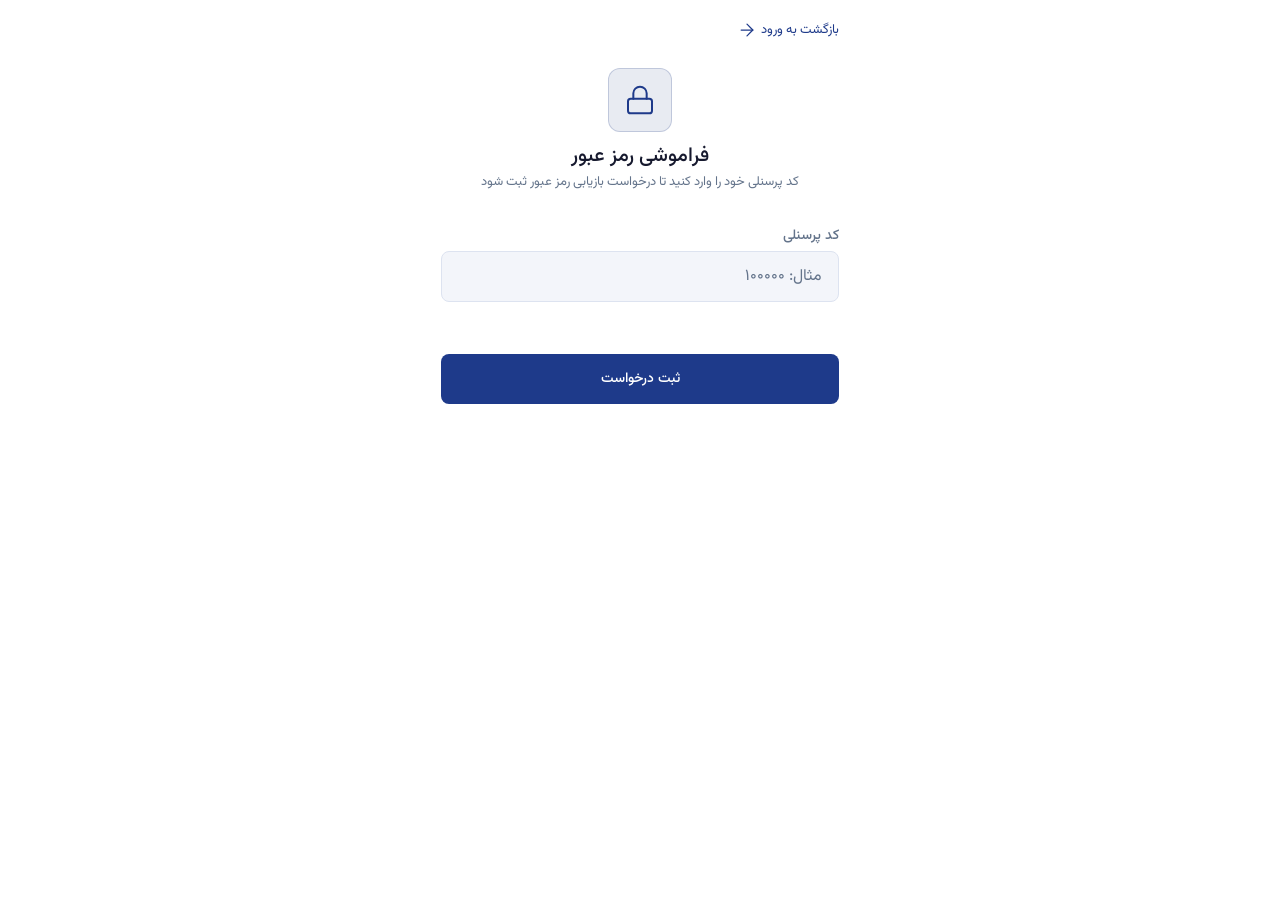
<file: frontend/screens/forgot-password.html>
<!DOCTYPE html>
<html lang="fa" dir="rtl">
<head>
    <meta charset="UTF-8">
    <meta name="viewport" content="width=device-width, initial-scale=1.0, maximum-scale=1.0, user-scalable=no">
    <title>Mosaic · فراموشی رمز عبور</title>
    <link rel="icon" type="image/png" href="../assets/icons/icon-pwa.png">
    <link rel="stylesheet" href="../css/main.css">
    <link rel="stylesheet" href="../css/forgot-password.css">
    <script src="../js/forgot-password.js" defer></script>
    <!-- PWA -->
    <link rel="manifest" href="../manifest.json">
    <meta name="theme-color" content="#1e3a8a">
    <meta name="mobile-web-app-capable" content="yes">
    <meta name="apple-mobile-web-app-capable" content="yes">
    <meta name="apple-mobile-web-app-status-bar-style" content="default">
    <meta name="apple-mobile-web-app-title" content="Mosaic">
    <link rel="apple-touch-icon" href="../assets/icons/icon-pwa.png">
</head>
<body>

    <svg xmlns="http://www.w3.org/2000/svg" style="display: none;">
      <symbol id="icon-search" viewBox="0 0 24 24" fill="none" stroke="currentColor" stroke-width="1.5" stroke-linecap="round" stroke-linejoin="round">
          <circle cx="11" cy="11" r="8"/>
          <path d="m21 21-4.35-4.35"/>
      </symbol>

      <symbol id="icon-camera" viewBox="0 0 24 24" fill="none" stroke="currentColor" stroke-width="1.5" stroke-linecap="round" stroke-linejoin="round">
          <path d="M14.5 4h-5L7 7H4a2 2 0 0 0-2 2v9a2 2 0 0 0 2 2h16a2 2 0 0 0 2-2V9a2 2 0 0 0-2-2h-3z"/>
          <circle cx="12" cy="13" r="3"/>
      </symbol>

      <symbol id="icon-bell" viewBox="0 0 24 24" fill="none" stroke="currentColor" stroke-width="1.5" stroke-linecap="round" stroke-linejoin="round">
          <path d="M6 8a6 6 0 0 1 12 0c0 7 3 9 3 9H3s3-2 3-9"/>
          <path d="M10.3 21a1.94 1.94 0 0 0 3.4 0"/>
      </symbol>

      <symbol id="icon-home" viewBox="0 0 24 24" fill="none" stroke="currentColor" stroke-width="1.5" stroke-linecap="round" stroke-linejoin="round">
          <path d="m3 9 9-7 9 7v11a2 2 0 0 1-2 2H5a2 2 0 0 1-2-2z"/>
          <polyline points="9 22 9 12 15 12 15 22"/>
      </symbol>

      <symbol id="icon-sitemap" viewBox="0 0 24 24" fill="none" stroke="currentColor" stroke-width="1.5" stroke-linecap="round" stroke-linejoin="round">
          <rect x="3" y="15" width="6" height="4" rx="1"/>
          <rect x="15" y="15" width="6" height="4" rx="1"/>
          <rect x="9" y="3" width="6" height="4" rx="1"/>
          <path d="M6 19v-2a4 4 0 0 1 4-4h4a4 4 0 0 1 4 4v2"/>
          <path d="M12 7v6"/>
      </symbol>

      <symbol id="icon-user" viewBox="0 0 24 24" fill="none" stroke="currentColor" stroke-width="1.5" stroke-linecap="round" stroke-linejoin="round">
          <circle cx="12" cy="7" r="4"/>
          <path d="M6 21v-2a4 4 0 0 1 4-4h4a4 4 0 0 1 4 4v2"/>
      </symbol>

      <symbol id="icon-eye" viewBox="0 0 24 24" fill="none" stroke="currentColor" stroke-width="1.5" stroke-linecap="round" stroke-linejoin="round">
          <path d="M2 12s3-7 10-7 10 7 10 7-3 7-10 7-10-7-10-7z"/>
          <circle cx="12" cy="12" r="3"/>
      </symbol>

      <symbol id="icon-eye-off" viewBox="0 0 24 24" fill="none" stroke="currentColor" stroke-width="1.5" stroke-linecap="round" stroke-linejoin="round">
          <path d="M17.94 17.94A10.07 10.07 0 0 1 12 20c-7 0-11-8-11-8a18.45 18.45 0 0 1 5.06-5.94"/>
          <path d="M9.9 4.24A9.12 9.12 0 0 1 12 4c7 0 11 8 11 8a18.5 18.5 0 0 1-2.16 3.19"/>
          <line x1="1" y1="1" x2="23" y2="23"/>
      </symbol>

      <symbol id="icon-lock" viewBox="0 0 24 24" fill="none" stroke="currentColor" stroke-width="1.5" stroke-linecap="round" stroke-linejoin="round">
          <rect x="3" y="11" width="18" height="11" rx="2" ry="2"/>
          <path d="M7 11V7a5 5 0 0 1 10 0v4"/>
      </symbol>

      <symbol id="icon-arrow-right" viewBox="0 0 24 24" fill="none" stroke="currentColor" stroke-width="1.5" stroke-linecap="round" stroke-linejoin="round">
          <line x1="5" y1="12" x2="19" y2="12"/>
          <polyline points="12 5 19 12 12 19"/>
      </symbol>

      <symbol id="icon-shield-check" viewBox="0 0 24 24" fill="none" stroke="currentColor" stroke-width="1.5" stroke-linecap="round" stroke-linejoin="round">
          <path d="M12 22s8-4 8-10V5l-8-3-8 3v7c0 6 8 10 8 10z"/>
          <polyline points="9 12 11 14 15 10"/>
      </symbol>

      <symbol id="icon-mail" viewBox="0 0 24 24" fill="none" stroke="currentColor" stroke-width="1.5" stroke-linecap="round" stroke-linejoin="round">
          <path d="M4 4h16c1.1 0 2 .9 2 2v12c0 1.1-.9 2-2 2H4c-1.1 0-2-.9-2-2V6c0-1.1.9-2 2-2z"/>
          <polyline points="22,6 12,13 2,6"/>
      </symbol>

      <symbol id="icon-phone" viewBox="0 0 24 24" fill="none" stroke="currentColor" stroke-width="1.5" stroke-linecap="round" stroke-linejoin="round">
          <path d="M22 16.92v3a2 2 0 0 1-2.18 2 19.79 19.79 0 0 1-8.63-3.07 19.5 19.5 0 0 1-6-6A19.79 19.79 0 0 1 2.12 4.18 2 2 0 0 1 4.11 2h3a2 2 0 0 1 2 1.72c.127.96.361 1.903.7 2.81a2 2 0 0 1-.45 2.11L8.09 9.91a16 16 0 0 0 6 6l1.27-1.27a2 2 0 0 1 2.11-.45c.907.339 1.85.573 2.81.7A2 2 0 0 1 22 16.92z"/>
      </symbol>

      <symbol id="icon-building" viewBox="0 0 24 24" fill="none" stroke="currentColor" stroke-width="1.5" stroke-linecap="round" stroke-linejoin="round">
          <rect x="4" y="2" width="16" height="20" rx="2" ry="2"/>
          <path d="M9 22V12h6v10"/>
          <path d="M8 7h.01M12 7h.01M16 7h.01M8 11h.01M12 11h.01M16 11h.01"/>
      </symbol>

      <symbol id="icon-user-check" viewBox="0 0 24 24" fill="none" stroke="currentColor" stroke-width="1.5" stroke-linecap="round" stroke-linejoin="round">
          <path d="M16 21v-2a4 4 0 0 0-4-4H6a4 4 0 0 0-4 4v2"/>
          <circle cx="9" cy="7" r="4"/>
          <polyline points="16 11 18 13 22 9"/>
      </symbol>

      <symbol id="icon-x" viewBox="0 0 24 24" fill="none" stroke="currentColor" stroke-width="1.5" stroke-linecap="round" stroke-linejoin="round">
          <line x1="18" y1="6" x2="6" y2="18"/>
          <line x1="6" y1="6" x2="18" y2="18"/>
      </symbol>

      <symbol id="icon-user-circle" viewBox="0 0 24 24" fill="none" stroke="currentColor" stroke-width="1.5" stroke-linecap="round" stroke-linejoin="round">
          <circle cx="12" cy="12" r="10"/>
          <circle cx="12" cy="10" r="3"/>
          <path d="M7 20.662V19a2 2 0 0 1 2-2h6a2 2 0 0 1 2 2v1.662"/>
      </symbol>

      <symbol id="icon-chevron-left" viewBox="0 0 24 24" fill="none" stroke="currentColor" stroke-width="1.5" stroke-linecap="round" stroke-linejoin="round">
          <polyline points="15 18 9 12 15 6"/>
      </symbol>

      <symbol id="icon-microphone" viewBox="0 0 24 24" fill="none" stroke="currentColor" stroke-width="1.5" stroke-linecap="round" stroke-linejoin="round">
            <path d="M12 1a3 3 0 0 0-3 3v8a3 3 0 0 0 6 0V4a3 3 0 0 0-3-3z"/>
            <path d="M19 10v2a7 7 0 0 1-14 0v-2"/>
            <line x1="12" y1="19" x2="12" y2="23"/>
            <line x1="8" y1="23" x2="16" y2="23"/>
      </symbol>

        <symbol id="icon-photo" viewBox="0 0 24 24" fill="none" stroke="currentColor" stroke-width="1.5" stroke-linecap="round" stroke-linejoin="round">
            <rect x="3" y="3" width="18" height="18" rx="2" ry="2"/>
            <circle cx="8.5" cy="8.5" r="1.5"/>
            <polyline points="21 15 16 10 5 21"/>
        </symbol>

        <symbol id="icon-bolt" viewBox="0 0 24 24" fill="none" stroke="currentColor" stroke-width="1.5" stroke-linecap="round" stroke-linejoin="round">
        <polygon points="13 2 3 14 12 14 11 22 21 10 12 10 13 2"/>
        </symbol>

        <symbol id="icon-camera-rotate" viewBox="0 0 24 24" fill="none" stroke="currentColor" stroke-width="1.5" stroke-linecap="round" stroke-linejoin="round">
            <path d="M20 7h-3a2 2 0 0 1-2-2V2"/>
            <path d="M9 2H4a2 2 0 0 0-2 2v16a2 2 0 0 0 2 2h16a2 2 0 0 0 2-2V9l-5-5"/>
            <path d="M9 13a3 3 0 1 0 6 0 3 3 0 0 0-6 0"/>
        </symbol>
        <symbol id="icon-logout" viewBox="0 0 24 24" fill="none" stroke="currentColor" stroke-width="1.5" stroke-linecap="round" stroke-linejoin="round">
          <path d="M9 21H5a2 2 0 0 1-2-2V5a2 2 0 0 1 2-2h4"/>
          <polyline points="16 17 21 12 16 7"/>
          <line x1="21" y1="12" x2="9" y2="12"/>
      </symbol>
    </svg>

    <div class="forgot-screen">

        <button class="back-btn" id="back-btn">
            <svg class="icon"><use href="#icon-arrow-right"></use></svg>
            بازگشت به ورود
        </button>

        <div class="forgot-content" id="forgot-content">
            <div class="forgot-header">
                <div class="forgot-icon">       
                    <svg class="icon" style="width:32px;height:32px;color:var(--color-navy)">
                        <use href="#icon-lock"></use>
                    </svg>
                </div>
                <h1 class="forgot-title">فراموشی رمز عبور</h1>
                <p class="forgot-subtitle">
                    کد پرسنلی خود را وارد کنید تا درخواست بازیابی رمز عبور ثبت شود
                </p>
            </div>
            <div class="field-group">
                <label for="employee-id" class="field-label">کد پرسنلی</label>
                <div class="field-wrapper">
                    <input 
                        class="field-input"
                        type="text"
                        id="employee-id"
                        placeholder="مثال: ۱۰۰۰۰۰"
                        autocomplete="off"
                    >
                </div>
            </div>
            <div class="error-message" id="error-message"></div>
            <button class="btn-primary" id="submit-btn" type="button">
                ثبت درخواست
            </button>
        </div>

        <!-- ------------------ Success state - hidden by default ------------------ -->
        <div class="success-state hidden" id="success-state">
            <div class="success-icon">✓</div>
            <p class="success-title">درخواست ثبت شد</p>
            <p class="success-subtitle">
                واحد برنامه ریزی و توسعه سیستم‌ها در اسرع وقت رمز عبور شما را بازنشانی خواهد کرد
            </p>
            <button class="btn-primary" id="back-to-login-btn" type="button">
                بازگشت به صفحه ورود
            </button>
        </div>

    </div>
    
</body>
</html>
</file>
<file: frontend/css/main.css>
@font-face {
    font-family: 'Vazirmatn';
    src: url('../assets/fonts/Vazirmatn-Light.woff2') format('woff2');
    font-weight: 300;
    font-display: swap;
}
@font-face {
    font-family: 'Vazirmatn';
    src: url('../assets/fonts/Vazirmatn-Medium.woff2') format('woff2');
    font-weight: 500;
    font-display: swap;
}
@font-face {
    font-family: 'Vazirmatn';
    src: url('../assets/fonts/Vazirmatn-Regular.woff2') format('woff2');
    font-weight: 400;
    font-display: swap;
}
@font-face {
    font-family: 'Vazirmatn';
    src: url('../assets/fonts/Vazirmatn-Bold.woff2') format('woff2');
    font-weight: 700;
    font-display: swap;
}

:root {
    /* Brand Colors */
    --color-navy: #1e3a8a;
    --color-navy-dark: #162c66;
    --color-navy-10: rgba(31, 59, 131, 0.10);
    --color-navy-20: rgba(31, 59, 131, 0.20);
    --color-gold: #b8960c;
    --color-gold-dark: #8a7520;
    --color-gold-10: rgba(177, 154, 51, 0.10);

    /* UI Colors */
    --color-bg: #ffffff;
    --color-surface: #f3f5fa;
    --color-border: #dde3f0;
    --color-text: #16192e;
    --color-muted: #64748b;
    --color-success: #16a34a;
    --color-danger: #e05454;

    /* Typography */
    --font: 'Vazirmatn', sans-serif;

    /* Spacing */
    --space-xs: 4px;
    --space-sm: 8px;
    --space-md: 16px;
    --space-lg: 24px;
    --space-xl: 32px;

    /* Border Radius */
    --radius-sm: 8px;
    --radius-md: 12px;
    --radius-lg: 20px;
    --radius-full: 999px;
}

/* Reset */
*, *::before, *::after {
    box-sizing: border-box;
    margin: 0;
    padding: 0;
}

* {
    /* Disabling text selection globally */
    -webkit-user-select: none;
    user-select: none;
}

/* Enable only on profile content */
.profile-section .info-value {
    -webkit-user-select: text;
    user-select: text;
}

/* Base */
body {
    font-family: var(--font);
    background-color: var(--color-bg);
    color: var(--color-text);
    direction: rtl;
    min-height: 100dvh;
    max-width: 430px;
    margin: 0 auto;
    overflow-x: hidden;
    font-size: 16px;
    padding-top: env(safe-area-inset-top);
    padding-bottom: env(safe-area-inset-bottom);
}

/* Typography */
.text-muted { color: var(--color-muted); }
.text-navy  { color: var(--color-navy); }
.text-gold  { color: var(--color-gold); }
.text-sm    { font-size: 12px; }
.text-xs    { font-size: 10px; }
.text-bold  { font-weight: 500; }

/* Layout */
.flex       { display: flex; align-items: center; }
.flex-col   { display: flex; flex-direction: column; }
.flex-1     { flex: 1; }
.gap-sm     { gap: var(--space-sm); }
.gap-md     { gap: var(--space-md); }

/* Spacing */
.p-md       { padding: var(--space-md); }
.px-md      { padding-inline: var(--space-md); }
.py-sm      { padding-block: var(--space-sm); }

/* Surfaces */
.card {
    background: var(--color-bg);
    border: 0.5px solid var(--color-border);
    border-radius: var(--radius-md);
    padding: var(--space-md);
}

.surface {
    background: var(--color-surface);
    border-radius: var(--radius-md);
    padding: var(--space-md);
}

.icon {
    width: 20px;
    height: 20px;
    flex-shrink: 0;
}

.icon-sm { width: 16px; height: 16px; }
.icon-lg { width: 24px; height: 24px; }

/* ---------------------------- Bottom Navigation --------------------------- */

.bottom-nav {
    display: flex;
    height: 60px;
    border-top: 0.5px solid var(--color-border);
    background: var(--color-bg);
    flex-shrink: 0;
    padding-bottom: env(safe-area-inset-bottom);
    height: calc(60px + env(safe-area-inset-bottom));
}

.nav-item {
    flex: 1;
    display: flex;
    flex-direction: column;
    align-items: center;
    justify-content: center;
    gap: 2px;
    text-decoration: none;
    color: var(--color-muted);
    transition: color 0.15s;
}

.nav-item.active {
    color: var(--color-navy);
}

.nav-icon {
    font-size: 20px;
}
.nav-label {
    font-size: 9px;
}

/* ------------------------------- Components ------------------------------- */

.person-card {
    display: flex;
    align-items: center;
    gap: var(--space-sm);
    background: var(--color-bg);
    border: 0.5px solid var(--color-border);
    border-radius: var(--radius-md);
    padding: var(--space-sm) var(--space-md);
    margin-bottom: var(--space-sm);
    cursor: pointer;
    transition: border-color 0.15s;
}

.person-card:hover {
    border-color: var(--color-navy-20);
}

.person-avatar {
    width: 40px;
    height: 40px;
    border-radius: var(--radius-full);
    display: flex;
    align-items: center;
    justify-content: center;
    font-size: 13px;
    font-weight: 500;
    flex-shrink: 0;
}

.person-info {
    flex: 1;
    min-width: 0;
}

.person-name {
    font-size: 15px;
    font-weight: 500;
    color: var(--color-text);
    white-space: nowrap;
    overflow: hidden;
    text-overflow: ellipsis;
}

.person-role {
    font-size: 13px;
    color: var(--color-muted);
    margin-top: 2px;
}

.person-badge {
    font-size: 11px;
    padding: 2px 8px;
    border-radius: var(--radius-sm);
    flex-shrink: 0;
}

.badge-dept {
    background: var(--color-surface);
    color: var(--color-navy);
    border: 0.5px solid var(--color-navy-10);
}

/* ------------------------------- Microphone ------------------------------- */

.mic-btn {
    background: none;
    border: none;
    cursor: pointer;
    color: var(--color-muted);
    display: flex;
    align-items: center;
    padding: var(--space-xs);
    flex-shrink: 0;
    transition: color 0.15s;
    min-width: 28px;
    min-height: 28px;
}

.mic-btn.listening {
    color: var(--color-danger);
    animation: pulse 1s infinite;
}

@keyframes pulse {
    0%   { opacity: 1; }
    50%  { opacity: 0.4; }
    100% { opacity: 1; }
}

/* ---------------------------------- Toast --------------------------------- */
.toast {
    position: fixed;
    bottom: 80px;
    left: 50%;
    transform: translateX(-50%) translateY(20px);
    color: white;
    font-family: var(--font);
    font-size: 13px;
    padding: 10px 20px;
    border-radius: var(--radius-full);
    white-space: nowrap;
    opacity: 0;
    transition: opacity 0.2s, transform 0.2s;
    z-index: 1000;
    pointer-events: none;
}

.update-toast {
    position: fixed;
    bottom: 80px;
    left: 50%;
    transform: translateX(-50%);
    background: var(--color-navy);
    color: white;
    font-family: var(--font);
    font-size: 13px;
    padding: 10px 16px;
    border-radius: var(--radius-md);
    display: flex;
    align-items: center;
    gap: var(--space-sm);
    z-index: 1000;
    white-space: nowrap;
    box-shadow: 0 4px 12px rgba(0, 0, 0, 0.15);
}

.update-toast button {
    background: var(--color-gold);
    color: white;
    border: none;
    border-radius: var(--radius-sm);
    padding: 4px 10px;
    font-family: var(--font);
    font-size: 12px;
    cursor: pointer;
}

.toast--visible {
    opacity: 1;
    transform: translateX(-50%) translateY(0);
}

.toast--error   { background: var(--color-danger); }
.toast--success { background: var(--color-success); }
.toast--info    { background: var(--color-text); }

/* ---------------------------------- Forms --------------------------------- */
.field-group {
  display: flex;
  flex-direction: column;
  gap: var(--space-xs);
  margin-bottom: var(--space-sm);
}

.field-label {
  font-size: 14px;
  color: var(--color-muted);
  font-weight: 500;
}

.field-wrapper {
  position: relative;
  display: flex;
  align-items: center;
}

.field-input {
  width: 100%;
  background: var(--color-surface);
  border: 0.5px, solid var(--color-border);
  border-radius: var(--radius-sm);
  padding: 12px var(--space-md);
  font-family: var(--font);
  font-size: 16px;
  color: var(--color-text);
  direction: ltr;
  text-align: right;
  outline: none;
  transition: border-color 0.2s;
}

.field-input:focus {
  border-color: var(--color-navy);
}

.field-input::placeholder {
  color: var(--color-muted);
  direction: rtl;
}

.field-toggle {
  position: absolute;
  left: var(--space-sm);
  background: none;
  border: none;
  cursor: pointer;
  padding: var(--space-xs);
  font-size: 16px;
  line-height: 1;
}

.btn-primary {
  width: 100%;
  background: var(--color-navy);
  color: white;
  border: none;
  border-radius: var(--radius-sm);
  padding: 14px;
  font-family: var(--font);
  font-size: 14px;
  font-weight: 500;
  cursor: pointer;
  margin-top: var(--space-sm);
  transition: background 0.2s;
}

.btn-primary:hover {
  background: var(--color-navy-dark);
}

.btn-primary:disabled {
  opacity: 0.6;
  cursor: not-allowed;
}

.btn-ghost {
  width: 100%;
  background: none;
  border: none;
  color: var(--color-navy);
  font-family: var(--font);
  font-size: 13px;
  cursor: pointer;
  padding: var(--space-sm);
  text-align: center;
}

.error-message {
  font-size: 12px;
  color: var(--color-danger);
  text-align: center;
  min-height: 20px;
  padding: var(--space-xs) 0;
}

.back-btn {
    display: flex;
    align-items: center;
    gap: var(--space-xs);
    background: none;
    border: none;
    cursor: pointer;
    font-family: var(--font);
    font-size: 13px;
    color: var(--color-navy);
    padding: var(--space-xs) 0;
    direction: ltr;
    margin-right: auto;
}

.hidden {
    display: none !important;
}

/* --------------------------------- Spinner -------------------------------- */
.spinner {
    width: 18px;
    height: 18px;
    border: 2px solid var(--color-border);
    border-top-color: var(--color-navy);
    border-radius: 50%;
    animation: spin 0.7s linear infinite;
    flex-shrink: 0;
}

@keyframes spin {
    to { transform: rotate(360deg); }
}
</file>
<file: frontend/css/forgot-password.css>
.forgot-screen {
    display: flex;
    flex-direction: column;
    min-height: 100dvh;
    padding: var(--space-md);
}

.back-btn {
    display: flex;
    align-items: center;
    gap: var(--space-xs);
    background: none;
    border: none;
    cursor: pointer;
    font-family: var(--font);
    font-size: 13px;
    color: var(--color-navy);
    padding: var(--space-xs) 0;
    margin-bottom: var(--space-lg);
}

.forgot-content {
    display: flex;
    flex-direction: column;
    gap: var(--space-sm);
}

.forgot-icon {
    width: 64px;
    height: 64px;
    border-radius: var(--radius-md);
    background: var(--color-navy-10);
    border: 1px solid var(--color-navy-20);
    display: flex;
    align-items: center;
    justify-content: center;
    margin-bottom: var(--space-sm);
}

.forgot-title {
    font-size: 20px;
    font-weight: 500;
    color: var(--color-text);
}

.forgot-subtitle {
    font-size: 13px;
    color: var(--color-muted);
    line-height: 1.6;
    margin-bottom: var(--space-sm);
}

.forgot-header {
    display: flex;
    flex-direction: column;
    align-items: center;
    text-align: center;
    margin-bottom: var(--space-md);
}

.success-state {
    display: flex;
    flex-direction: column;
    align-items: center;
    text-align: center;
    gap: var(--space-sm);
    padding: var(--space-lg) 0;
}

.success-icon {
    width: 64px;
    height: 64px;
    border-radius: var(--radius-full);
    background: rgba(22, 163, 74, 0.1);
    border: 1px solid rgba(22, 163, 74, 0.2);
    color: var(--color-success);
    font-size: 28px;
    display: flex;
    align-items: center;
    justify-content: center;
}

.success-title {
    font-size: 16px;
    font-weight: 500;
    color: var(--color-text);
}

.success-subtitle {
    font-size: 13px;
    color: var(--color-muted);
    line-height: 1.6;
}
</file>
